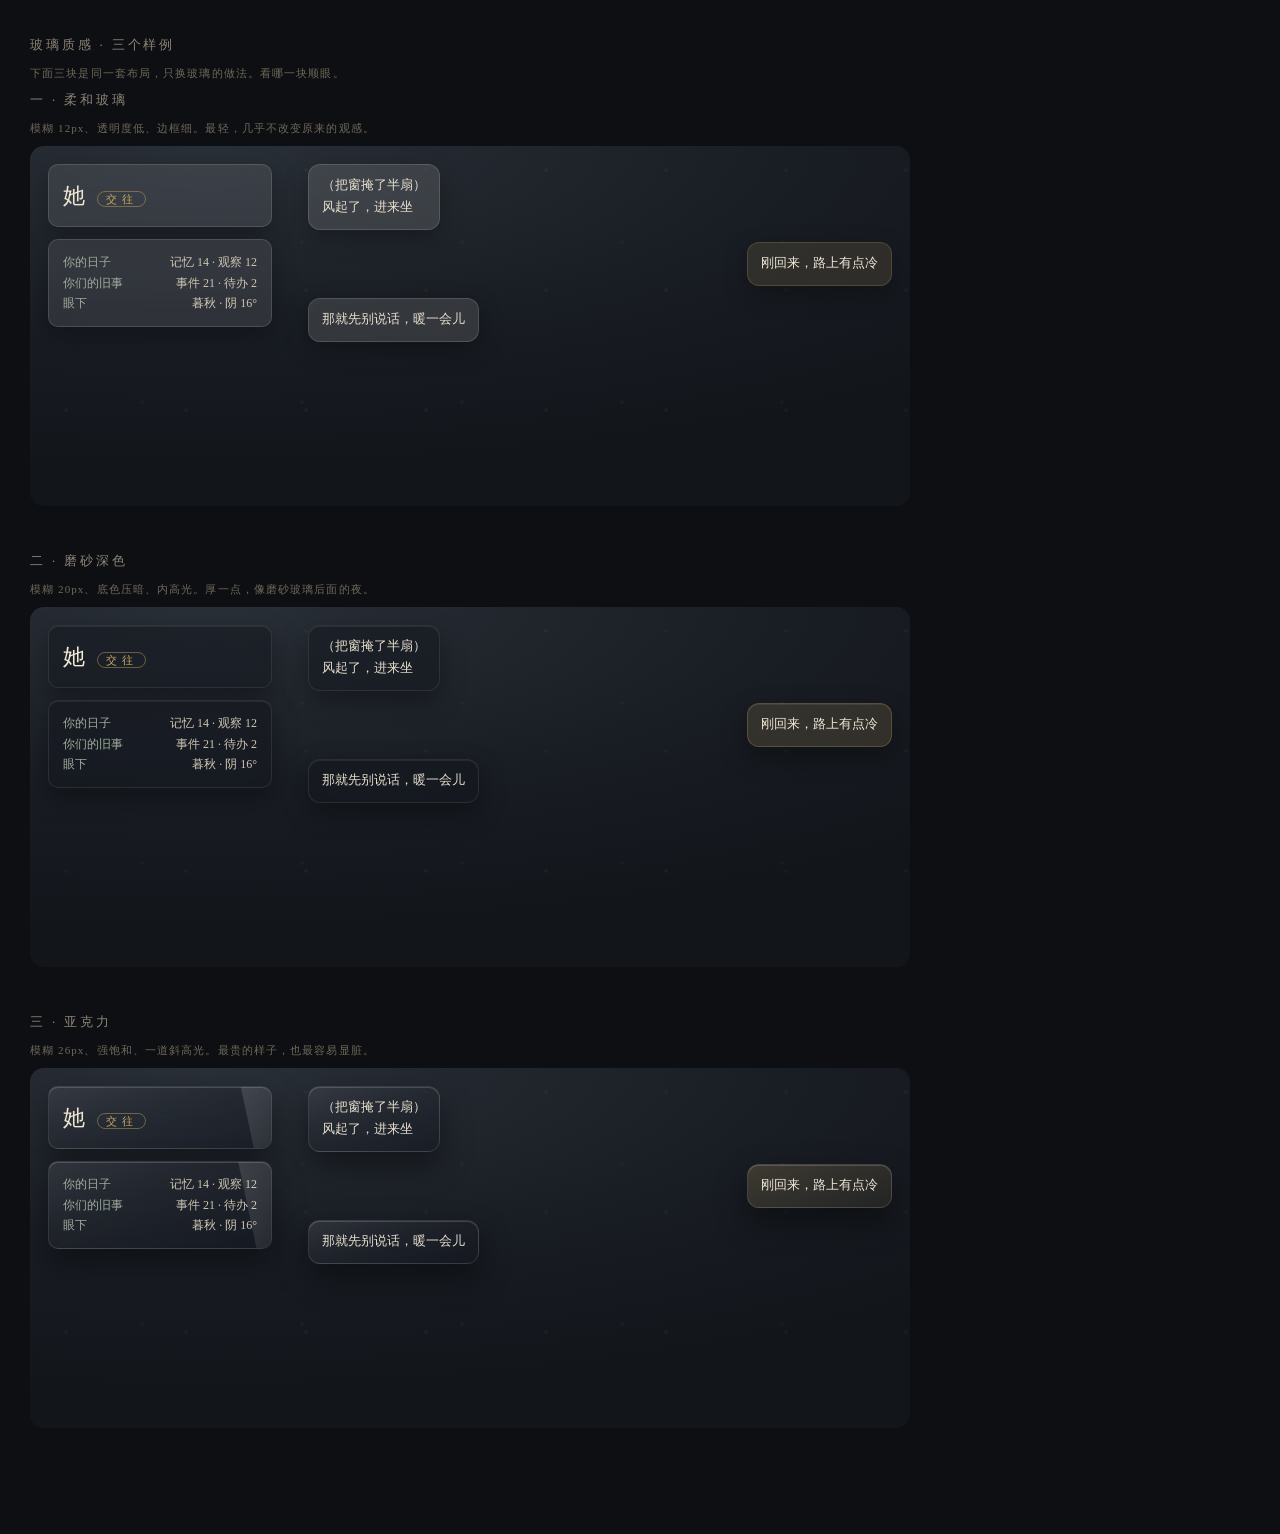
<file: web/glass_samples.html>
<!DOCTYPE html>
<html lang="zh-CN">
<head>
<meta charset="utf-8">
<title>玻璃质感 · 三个样例</title>
<style>
  :root{
    --bg:#14171d; --paper:#f3ede1; --ink:#38322a; --gold:#c9a961;
    --jade:#7ea79a; --line:#d8cdb6;
  }
  *{box-sizing:border-box}
  body{
    margin:0; padding:36px 30px 60px; background:#0d0f13;
    font-family:"Songti SC","Noto Serif CJK SC",serif; color:#e9e3d6;
  }
  h2{font-size:13px;letter-spacing:.22em;color:#8d8577;font-weight:400;
     margin:0 0 12px}
  .tag{font-size:11px;color:#6f6859;letter-spacing:.1em;margin:0 0 10px}

  /* 每个样例：一块「界面」 */
  .demo{
    width:880px; height:360px; border-radius:14px; overflow:hidden;
    display:flex; margin-bottom:46px; position:relative;
    background:
      radial-gradient(120% 90% at 20% 0%, #2a3038 0%, #191d24 55%, #12151a 100%);
  }
  /* 底纹：模拟纸纹/噪点，玻璃要靠它才看得出来 */
  .demo::before{
    content:''; position:absolute; inset:0; opacity:.5;
    background-image:
      radial-gradient(circle at 30% 20%, rgba(201,169,97,.10) 0 2px, transparent 2px),
      radial-gradient(circle at 70% 60%, rgba(126,167,154,.10) 0 2px, transparent 2px);
    background-size:120px 120px, 160px 160px;
  }

  .side{width:260px; padding:18px; display:flex; flex-direction:column; gap:12px;
        position:relative; z-index:2}
  .main{flex:1; padding:18px; position:relative; z-index:2;
        display:flex; flex-direction:column; gap:12px}

  .card{border-radius:10px; padding:12px 14px; font-size:12px; line-height:1.7}
  .name{font-size:22px; letter-spacing:.2em; color:#efe6d2}
  .stage{font-size:11px; color:var(--gold); border:1px solid rgba(201,169,97,.45);
         border-radius:999px; padding:1px 8px; margin-left:8px}
  .row{display:flex; justify-content:space-between; color:#cfc6b4}
  .k{color:#9fae9d}

  .bubble{border-radius:12px; padding:10px 13px; font-size:12.5px; line-height:1.75;
          max-width:74%; color:#e8e0cf}
  .me{align-self:flex-end; color:#f0e8d8}
  .her{align-self:flex-start}

  /* ══════════ 变体 1：柔和玻璃 ══════════ */
  .v1 .card, .v1 .bubble{
    background:rgba(243,237,225,.10);
    -webkit-backdrop-filter:blur(12px) saturate(120%);
    backdrop-filter:blur(12px) saturate(120%);
    border:1px solid rgba(243,237,225,.14);
    box-shadow:0 8px 24px rgba(0,0,0,.28);
  }
  .v1 .bubble.me{background:rgba(201,169,97,.14); border-color:rgba(201,169,97,.22)}
  .v1 .bubble.her{background:rgba(243,237,225,.13)}

  /* ══════════ 变体 2：磨砂深色 ══════════ */
  .v2 .card, .v2 .bubble{
    background:rgba(20,23,29,.55);
    -webkit-backdrop-filter:blur(20px) saturate(135%) brightness(1.05);
    backdrop-filter:blur(20px) saturate(135%) brightness(1.05);
    border:1px solid rgba(255,255,255,.09);
    box-shadow:inset 0 1px 0 rgba(255,255,255,.07), 0 10px 26px rgba(0,0,0,.35);
  }
  .v2 .bubble.me{background:rgba(201,169,97,.16); border-color:rgba(201,169,97,.26)}
  .v2 .name{color:#f2ead8}

  /* ══════════ 变体 3：亚克力（带高光与渐变） ══════════ */
  .v3 .card, .v3 .bubble{
    background:linear-gradient(160deg, rgba(255,255,255,.10) 0%, rgba(255,255,255,.03) 42%, rgba(0,0,0,.10) 100%),
               rgba(24,28,35,.42);
    -webkit-backdrop-filter:blur(26px) saturate(150%);
    backdrop-filter:blur(26px) saturate(150%);
    border:1px solid rgba(255,255,255,.12);
    box-shadow:inset 0 1px 0 rgba(255,255,255,.16), 0 14px 32px rgba(0,0,0,.42);
  }
  .v3 .bubble.me{background:linear-gradient(160deg, rgba(201,169,97,.22), rgba(201,169,97,.08))}
  .v3 .card{position:relative; overflow:hidden}
  .v3 .card::after{       /* 亚克力那一道斜高光 */
    content:''; position:absolute; inset:-40% -60% auto auto; width:70%; height:180%;
    background:linear-gradient(115deg, rgba(255,255,255,.14), transparent 60%);
    transform:rotate(-12deg); pointer-events:none;
  }
</style>
</head>
<body>

<h2>玻璃质感 · 三个样例</h2>
<p class="tag">下面三块是同一套布局，只换玻璃的做法。看哪一块顺眼。</p>

<!-- ── 1 ── -->
<h2>一 · 柔和玻璃</h2>
<p class="tag">模糊 12px、透明度低、边框细。最轻，几乎不改变原来的观感。</p>
<div class="demo v1">
  <div class="side">
    <div class="card"><div class="name">她<span class="stage">交往</span></div></div>
    <div class="card">
      <div class="row"><span class="k">你的日子</span><span>记忆 14 · 观察 12</span></div>
      <div class="row"><span class="k">你们的旧事</span><span>事件 21 · 待办 2</span></div>
      <div class="row"><span class="k">眼下</span><span>暮秋 · 阴 16°</span></div>
    </div>
  </div>
  <div class="main">
    <div class="bubble her">（把窗掩了半扇）<br>风起了，进来坐</div>
    <div class="bubble me">刚回来，路上有点冷</div>
    <div class="bubble her">那就先别说话，暖一会儿</div>
  </div>
</div>

<!-- ── 2 ── -->
<h2>二 · 磨砂深色</h2>
<p class="tag">模糊 20px、底色压暗、内高光。厚一点，像磨砂玻璃后面的夜。</p>
<div class="demo v2">
  <div class="side">
    <div class="card"><div class="name">她<span class="stage">交往</span></div></div>
    <div class="card">
      <div class="row"><span class="k">你的日子</span><span>记忆 14 · 观察 12</span></div>
      <div class="row"><span class="k">你们的旧事</span><span>事件 21 · 待办 2</span></div>
      <div class="row"><span class="k">眼下</span><span>暮秋 · 阴 16°</span></div>
    </div>
  </div>
  <div class="main">
    <div class="bubble her">（把窗掩了半扇）<br>风起了，进来坐</div>
    <div class="bubble me">刚回来，路上有点冷</div>
    <div class="bubble her">那就先别说话，暖一会儿</div>
  </div>
</div>

<!-- ── 3 ── -->
<h2>三 · 亚克力</h2>
<p class="tag">模糊 26px、强饱和、一道斜高光。最贵的样子，也最容易显脏。</p>
<div class="demo v3">
  <div class="side">
    <div class="card"><div class="name">她<span class="stage">交往</span></div></div>
    <div class="card">
      <div class="row"><span class="k">你的日子</span><span>记忆 14 · 观察 12</span></div>
      <div class="row"><span class="k">你们的旧事</span><span>事件 21 · 待办 2</span></div>
      <div class="row"><span class="k">眼下</span><span>暮秋 · 阴 16°</span></div>
    </div>
  </div>
  <div class="main">
    <div class="bubble her">（把窗掩了半扇）<br>风起了，进来坐</div>
    <div class="bubble me">刚回来，路上有点冷</div>
    <div class="bubble her">那就先别说话，暖一会儿</div>
  </div>
</div>

</body>
</html>
</file>
